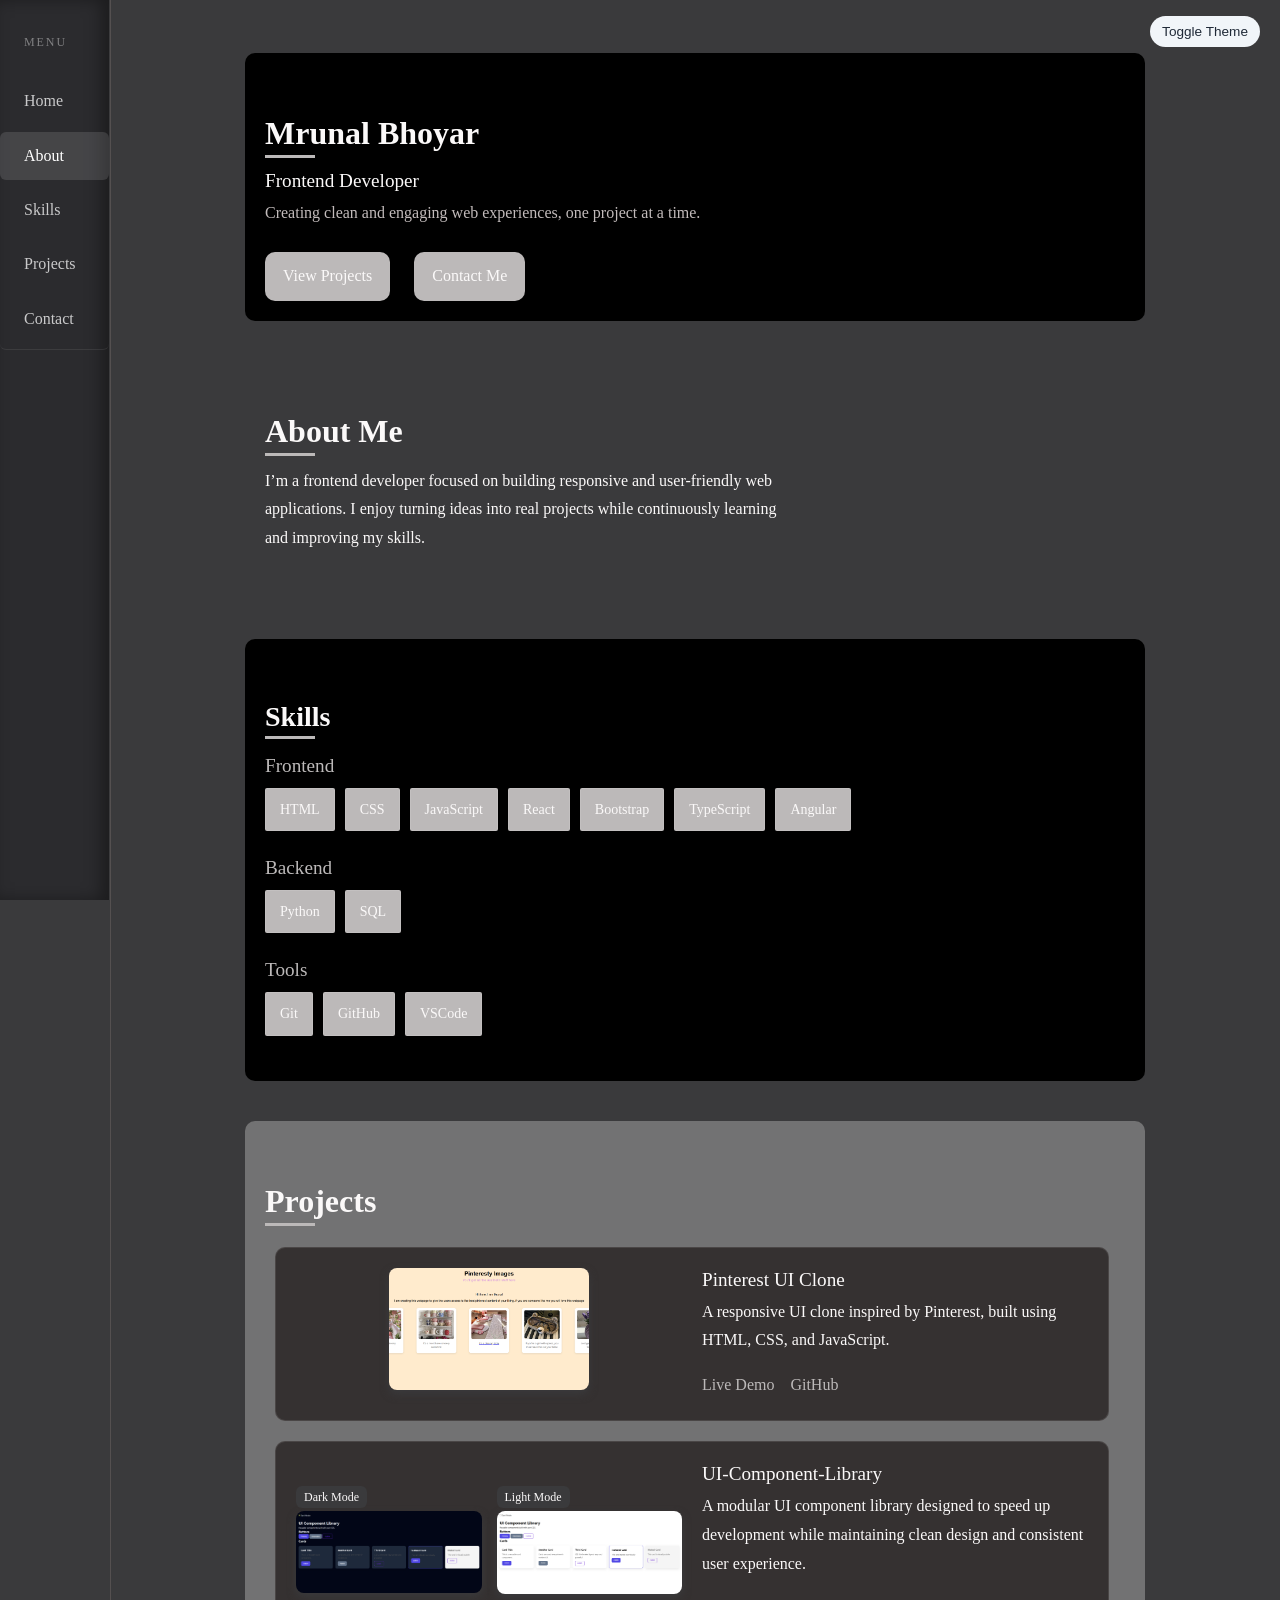
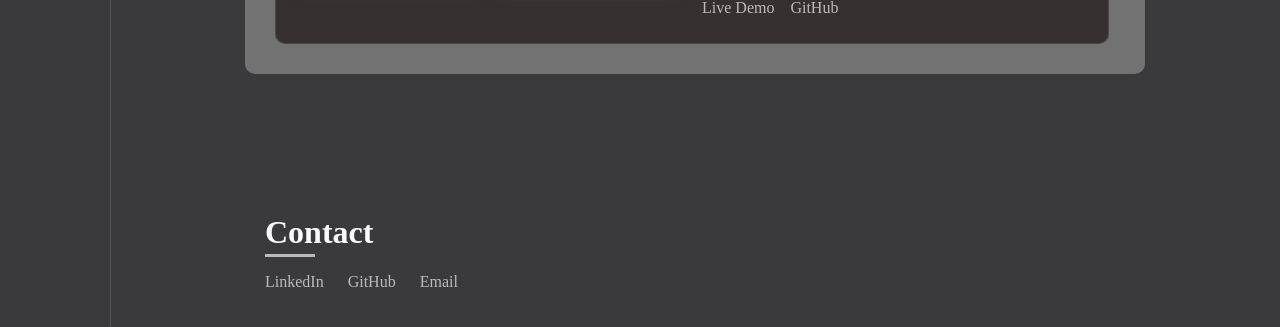
<file: index.html>
<!DOCTYPE html>
<html lang="en">
<head>
    <meta charset="UTF-8">
    <meta name="viewport" content="width=device-width, initial-scale=1.0">
    <title>Mrunal Bhoyar | Frontend Developer</title>
    <link rel="stylesheet" href="./CSS/base/base.css">
    <link rel="stylesheet" href="./CSS/base/resp.css">
    <link rel="stylesheet" href="./CSS/components/buttons.css">
    <link rel="stylesheet" href="./CSS/components/headings.css">
    <link rel="stylesheet" href="./CSS/components/img.css">
    <link rel="stylesheet" href="./CSS/components/links.css">
    <link rel="stylesheet" href="./CSS/layout/header.css">
    <link rel="stylesheet" href="./CSS/layout/navbar.css">
    <link rel="stylesheet" href="./CSS/sections/contact.css">
    <link rel="stylesheet" href="./CSS/sections/projects.css">
    <link rel="stylesheet" href="./CSS/sections/skills.css">
    <link rel="stylesheet" href="./CSS/themes/themes.css">
</head>
<body>
    
    <nav class="sidebar">
        <a class="active" href="#home">Home</a>
        <a href="#about-me">About</a>
        <a href="#skills">Skills</a>
        <a href="#projects">Projects</a>
        <a href="#contact">Contact</a>

        <button id="theme-toggle">Toggle Theme</button>

    </nav>

<main class="page">
    <div class="container">
        <header id="home">
        <h2>Mrunal Bhoyar</h2>
        <h3>Frontend Developer</h3>

        <p class="tagline">Creating clean and engaging web experiences, one project at a time.</p>
    
        <div class="actions">
        <a href="#projects" class="btn-primary">View Projects</a>
        <a href="#contact" class="btn-primary">Contact Me</a>
        </div>
        </header>
   

        <section id="about-me" class="section">
            <h2>About Me</h2>
            <p>I’m a frontend developer focused on building responsive and user-friendly web applications.
            I enjoy turning ideas into real projects while continuously learning and improving my skills.</p>
        </section>

        <section id="skills" class="section">
            <h2>Skills</h2>

            <div class="skill-category">
                <h3>Frontend</h3>
                <div class="skill-tags">
                    <span>HTML</span>
                    <span>CSS</span>
                    <span>JavaScript</span>
                    <span>React</span>
                    <span>Bootstrap</span>
                    <span>TypeScript</span>
                    <span>Angular</span>
                </div>
            </div>

            <div class="skill-category">
                <h3>Backend</h3>
                <div class="skill-tags">
                    <span>Python</span>
                    <span>SQL</span>
                </div>
            </div>

            <div class="skill-category">
                <h3>Tools</h3>
                <div class="skill-tags">
                    <span>Git</span>
                    <span>GitHub</span>
                    <span>VSCode</span>
                </div>
            </div>
        </section>

        <section id="projects" class="section">
            <h2>Projects</h2>

            <div class="project">
                <div class="project-img">
                    <img id="pinterest-thumb" src="./Images/Pinterest UI.png" alt="Pinterest UI Clone">
                </div>

                <div class="project-content">
                    <h3>Pinterest UI Clone</h3>
                    <p>A responsive UI clone inspired by Pinterest, built using HTML, CSS,
        and JavaScript.</p>
        
                    <div class="project-links">
                        <a href="https://mru8.github.io/pinterest-ui-clone/" target="_blank">Live Demo</a>
                        <a href="https://github.com/mru8/pinterest-ui-clone/" target="_blank">GitHub</a>
                    </div>
                </div>                   
            </div>

            <div class="project">
                <div class="project-img">
                    <div class="image-wrapper">
                        <div class="mode mode-dark">
                            <span>Dark Mode</span>
                            <img id="ui-dark" src="./Images/UI Dark Mode.png" alt="UI-Component-Library (Dark Mode)">
                        </div>

                        <div class="mode mode-light">
                            <span>Light Mode</span>
                            <img id="ui-light" src="./Images/UI Light Mode.png" alt="UI-Component-Library (Light Mode)">
                        </div>
                    </div>
                </div>

                <div class="project-content">
                    <h3>UI-Component-Library</h3>
                <p>A modular UI component library designed to speed up development while maintaining clean design and consistent user experience.</p>
            
                <div class="project-links">
                    <a href="https://mru8.github.io/ui-component-library/" target="_blank">Live Demo</a>
                    <a href="https://github.com/mru8" target="_blank">GitHub</a>
                </div>
                </div>
                
            </div>
        </section>
    </div>

     <section id="contact" class="section">
        <h2>Contact</h2>

        <div class="links">
            <a href="https://www.linkedin.com/in/mrunal-bhoyar-2a49402b4/" target="_blank">LinkedIn</a>
            <a href="https://github.com/mru8" target="_blank">GitHub</a>
            <a href="mailto:mrunalbhoyar841@gmail.com">Email</a>
        </div>
    </section>
    <!-- </div> -->
    <script src="./JS/theme.js"></script>    
</main>
</body>
</html>
</file>
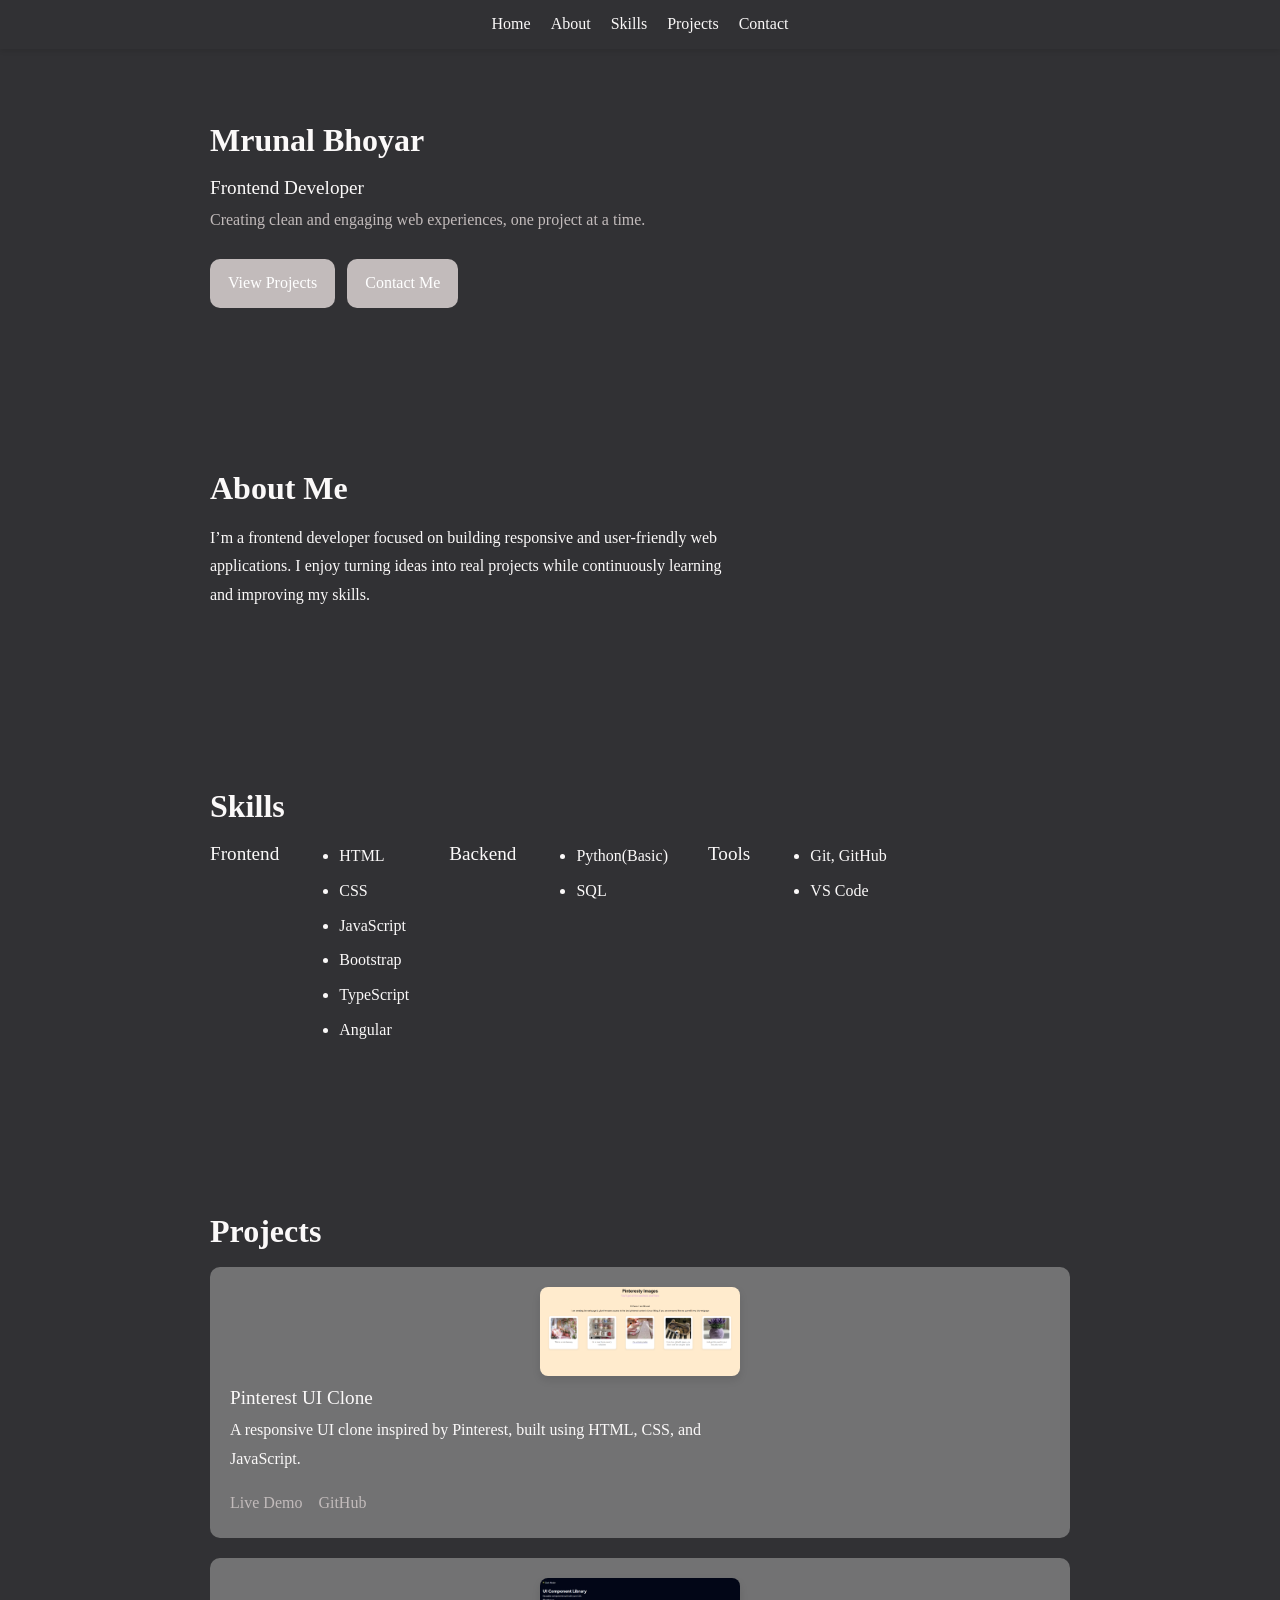
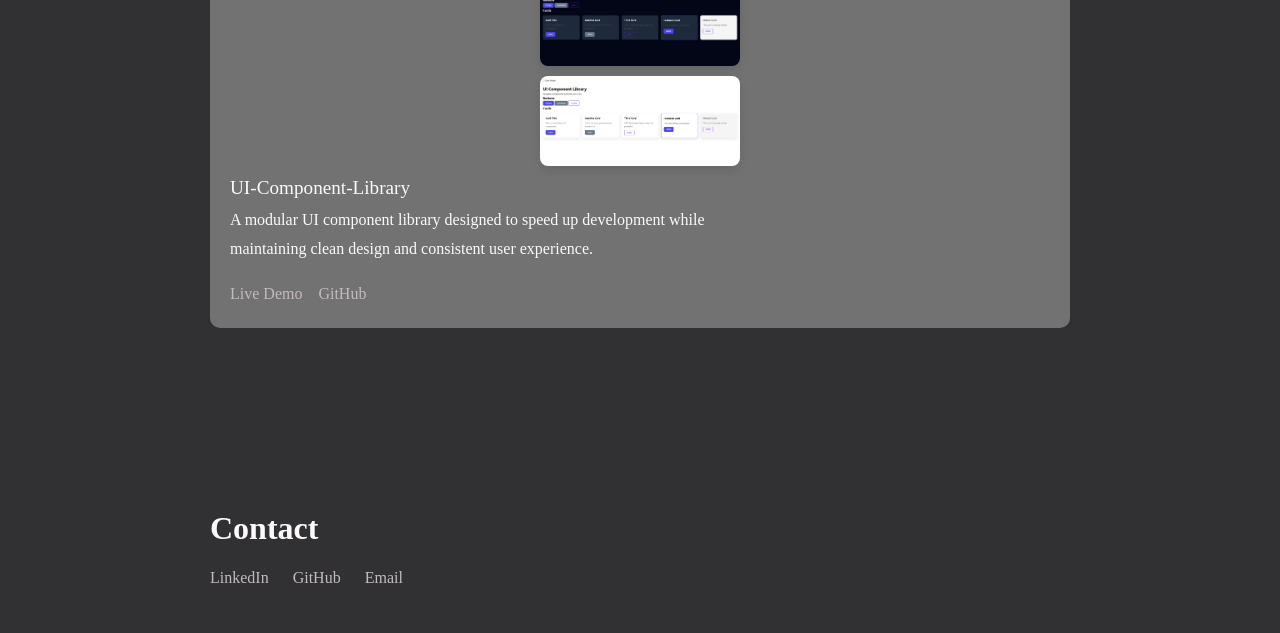
<file: portfolio.html>
<!DOCTYPE html>
<html lang="en">
<head>
    <meta charset="UTF-8">
    <meta name="viewport" content="width=device-width, initial-scale=1.0">
    <title>Mrunal Bhoyar | Frontend Developer</title>
    <link rel="stylesheet" href="./portfolio.css">
</head>
<body>
    <nav class="navbar">
        <a href="#home">Home</a>
        <a href="#about-me">About</a>
        <a href="#skills">Skills</a>
        <a href="#projects">Projects</a>
        <a href="#contact">Contact</a>
    </nav>

    <header id="home">
        <h2>Mrunal Bhoyar</h2>
        <h3>Frontend Developer</h3>

        <p class="tagline">Creating clean and engaging web experiences, one project at a time.</p>
    
        <div class="actions">
        <a href="#projects" class="btn-primary">View Projects</a>
        <a href="#contact" class="btn-primary">Contact Me</a>
        </div>
    </header>
        
    <section id="about-me" class="section">
        <h2>About Me</h2>
        <p>I’m a frontend developer focused on building responsive and user-friendly web applications.
            I enjoy turning ideas into real projects while continuously learning and improving my skills.</p>
    </section>

    <section id="skills" class="section">
        <h2>Skills</h2>
        <div class="skills-group">
            <h3>Frontend</h3>
            <ul>
                <li>HTML</li>
                <li>CSS</li>
                <li>JavaScript</li>
                <li>Bootstrap</li>
                <li>TypeScript</li>
                <li>Angular</li>
            </ul>
            
            <h3>Backend</h3>
            <ul>
                <li>Python(Basic)</li>
                <li>SQL</li>
            </ul>
            
            <h3>Tools</h3>
            <ul>
                <li>Git, GitHub</li>
                <li>VS Code</li>
            </ul>
        </section>

    <section id="projects" class="section">
        <h2>Projects</h2>

        <div class="project">
            <img id="pinterest-thumb" src="./Images/Pinterest UI.png" alt="Pinterest UI Clone">
            <h3>Pinterest UI Clone</h3>
            <p>A responsive UI clone inspired by Pinterest, built using HTML, CSS,
        and JavaScript.</p>
        
            <div class="project-links">
                <a href="https://mru8.github.io/pinterest-ui-clone/" target="_blank">Live Demo</a>
                <a href="https://github.com/mru8/pinterest-ui-clone/" target="_blank">GitHub</a>
            </div>
        </div>

        <div class="project">
            <img id="ui-dark" src="./Images/UI Dark Mode.png" alt="UI-Component-Library (Dark Mode)">
            <img id="ui-light" src="./Images/UI Light Mode.png" alt="UI-Component-Library (Light Mode)">
            <h3>UI-Component-Library</h3>
            <p>A modular UI component library designed to speed up development while maintaining clean design and consistent user experience.</p>
            
            <div class="project-links">
                <a href="https://mru8.github.io/ui-component-library/" target="_blank">Live Demo</a>
                <a href="https://github.com/mru8" target="_blank">GitHub</a>
            </div>
        </div>
    </section>

    <section id="contact" class="section">
        <h2>Contact</h2>

        <div class="links">
            <a href="https://www.linkedin.com/in/mrunal-bhoyar-2a49402b4/" target="_blank">LinkedIn</a>
            <a href="https://github.com/mru8" target="_blank">GitHub</a>
            <a href="mailto:mrunalbhoyar841@gmail.com">Email</a>
        </div>
    </section>
    

</body>
</html>
</file>
<file: CSS/base/base.css>
:root{
    --pg-bg: #3a3a3c;
    --text-color: #fbf9f9;
    --muted-text: #c2bbbb;
    --primary-color: hsl(0, 2%, 73%);
    --max-width: 900px;
    --sidebar-width: 110px; 
    --card-color: #353131;
    --card-bg: black;
    --button-hover: #746f6f;
    --project-bg: #727273;
    --border-shadow: rgba(255, 255, 255, 0.1);
}

/* Reset default styles */
*{
    margin: 0;
    padding: 0;
    box-sizing: border-box;
}

body{
    font-family: Georgia, 'Times New Roman', Times, serif;
    background-color: var(--pg-bg);
    color: var(--text-color);
    line-height: 1.8;
    font-size: 16px;
}



/* smooth scroll for any anchors */
html{
    scroll-behavior: smooth;
}


/* General layout */
header {
    position: relative;
    z-index: 1;
}

header,
section{
    max-width: var(--max-width);
    margin: 0 auto;
    padding: 30px 20px;
    width: 100%;
}

.page{
    margin-left: var(--sidebar-width);
    width: calc(100% - var(--sidebar-width));

    /* To add a subtle left content gutter */
    background: linear-gradient(
        to right,
        var(--card-color) 0,
        var(--button-hover) 1px,
        transparent 1px
    );
    min-height: 100vh;
}

.container{
    max-width: 2200px;
    padding: 3rem;
}

#theme-toggle {
    margin-left: auto;

    background: #f1f5f9;
    border: none;
    padding: 8px 12px;
    border-radius: 999px;

    cursor: progress;
    font-size: 0.85rem;
    color: #1f2937;
}

#theme-toggle:hover{
    background: #e2e8f0;
}

img {
    max-width: 100%;
    height: auto;
}

/* for dark mode sidebar layout */
body:not(.light-mode) .sidebar{
    display: flex;
    flex-direction: column;
    width: var(--sidebar-width);
    height: 100vh;
    position: fixed;
    left: 0;
    top: 0;
    z-index: 1000;
    padding: 2rem 0;
    background: #2b2b2e;
    border-right: 1px solid rgba(255, 255, 255, 0.08);
}

body:not(.light-mode) .page {
    margin-left: var(--sidebar-width);
    width: calc(100% - var(--sidebar-width));
}

body:not(.light-mode) #theme-toggle {
    position: fixed;
    top: 16px;
    right: 20px;
    z-index: 1100;
}
</file>
<file: CSS/base/resp.css>
/* --- 1. TABLET & MOBILE (768px and below) --- */
@media (max-width: 768px) {
    
    /* UNIVERSAL CHANGES (Both Modes) */
    .container {
        padding: 15px;
        width: 100%;
    }

    .project {
        width: 100% !important;
        flex-direction: column !important; /* Stack image and text */
        height: auto;
        max-width: none;
        margin: 10px 0;
    }

    .project-img, 
    .project-content {
        width: 100%;
    }

    .image-wrapper {
        flex-direction: column;
        gap: 15px;
    }

    .skill-tags {
        justify-content: center;
    }

    #skills, #projects, header {
        width: 100% !important;
        max-width: none;
        margin: 10px 0;
    }

    /* --- DARK MODE SPECIFIC (Keep Sidebar) --- */
    body:not(.light-mode) .sidebar {
        width: 70px; /* Slimmer for small screens */
        position: fixed;
        left: 0;
        top: 0;
        height: 100vh;
        display: flex;
        flex-direction: column;
        padding: 1rem 0;
    }

    body:not(.light-mode) .sidebar a {
        font-size: 11px;
        padding: 10px 5px;
        text-align: center;
        white-space: normal; /* Allow text to wrap if name is long */
    }

    body:not(.light-mode) .page {
        margin-left: 70px !important; 
        width: calc(100% - 70px) !important;
        padding-top: 0;
    }

    body:not(.light-mode) .actions {
        flex-direction: column;
        align-items: center;
        width: 100%;
    }

    /* --- LIGHT MODE SPECIFIC (Top Bar Spacing) --- */
    body.light-mode .sidebar {
        height: auto;
        padding: 0 10px;
        flex-direction: row;
        flex-wrap: wrap;
        justify-content: center;
        gap: 0.5rem;
        font-size: 0.9rem;
    }

    body.light-mode .sidebar a {
        font-size: 0.85rem;
        padding: 5px !important;
        height: auto !important;
        line-height: normal !important;
    }

    body.light-mode .page {
        margin-left: 0 !important;
        width: 100% !important;
    }

    body.light-mode header {
        padding: 3rem 1.5rem !important;
        text-align: center;
    }

    body.light-mode header .actions {
        flex-direction: column;
        width: 100%;
    }
}

/* --- 2. SMALL MOBILE (480px and below) --- */
@media (max-width: 480px) {
    body {
        font-size: 15px;
    }

    header, section {
        padding: 25px 15px !important;
    }

    h2 {
        font-size: 1.5rem !important;
    }

    /* Force buttons to be full width for easy tapping */
    .btn-primary {
        width: 100%;
        text-align: center;
    }
    
    /* Make the Light Mode toggle fit better */
    body.light-mode #theme-toggle {
        margin: 10px auto !important;
        width: 90%;
    }
}
</file>
<file: CSS/components/buttons.css>
/* Buttons */
.btn-primary{
    display: inline-block;
    background-color: var(--primary-color);
    color: var(--text-color);
    padding: 10px 18px;
    border-radius: 10px;
    font-weight: 500;
    transition: background-color 0.2s ease, transform 0.2s ease;
}

.btn-primary:hover{
    background-color: var(--button-hover);
    transform: translateY(-2px);
    box-shadow: 0 4px 10px var(--pg-bg);
}

/* Header actions buttons */
.actions{
    display: flex;
    gap: 12px;
}
</file>
<file: CSS/components/headings.css>
/* Typography */
h1{
    font-size: 2.5rem;
    font-weight: 700;
}

h2{
    font-size: 2rem;
    font-weight: 600;
    margin-top: 40px;
    margin-bottom: 16px;
}

h3{
    font-size: 1.2rem;
    font-weight: 500;
    margin-bottom: 6px;
}

p{
    max-width: 65ch;
    margin-bottom: 1rem;
}

 


/* Headings Line-Height for consistency */
h1,
h2,
h3{
    line-height: 1.25;
}

h2{
    position: relative;
}

h2::after{
    content: '';
    position: absolute;
    width: 50px;
    height: 3px;
    background-color: var(--primary-color);
    bottom: -5px;
    left: 0;
    transition: width 0.3s;
}
h2:hover::after{
    width: 100%;
}
</file>
<file: CSS/components/img.css>
#pinterest-thumb,
#ui-dark,
#ui-light{
    width: 100%;
    max-width: 200px;
    height: auto;
    border-radius: 8px;
    display: block;
    margin: 0 auto 10px;
    box-shadow: 0 4px 8px var(--pg-bg);
}

.image-wrapper{
    display: flex;
    gap: 15px;
    height: 100%;
    margin-top: 20px;
}

.mode{
    position: relative;
}

.mode span{
    /* position: absolute; */
    top: 8px;
    left: 8px;
    background: var(--pg-bg) ;
    color: var(--text-color);
    font-size: 12px;
    padding: 4px 8px;
    border-radius: 6px;
}

.mode img{
    width: 220px;
    border-radius: 10px;
}

.project-img{
    flex: 1;
    display: flex;
}

.project-img img{
    width: 100%;
    height: 100%;
    object-fit: cover;
    /* ensures image fills height */
    border-radius: 10px;
}
</file>
<file: CSS/components/links.css>
/* Links */
a{
    color: var(--primary-color);
    text-decoration: none;
    font-weight: 500;
    transition: color 0.2s ease, text-decoration 0.2s ease;
    margin-right: 12px;
}
/* text-decor:none in a{} removes browsers default underlines*/

a:hover{
    text-decoration: underline;
    color: var(--text-color);
}
</file>
<file: CSS/layout/header.css>
.tagline{
    color: var(--muted-text);
    margin-bottom: 24px;
    animation: fadeIn 2s ease forwards;
    opacity: 0;
}
@keyframes fadeIn{
    to {opacity: 1;}
}

header{
    background-color: var(--card-bg);
    color: var(--text-color);
    padding: 20px;
    border-radius: 10px;
    margin-bottom: 20px;
    margin-top: 5px;
    backdrop-filter: blur(10px);
    border: 1px solid var;
    width: var(--max-width);
}

/* body.light-mode header{
    background-color: rgb(212, 207, 207);
    color: black;
    padding: 16px 24px;
    margin: 0;

    width: 100%;
    max-width: none;
    border: none;
    border-radius: 0;
    backdrop-filter: none;
    
} */
</file>
<file: CSS/layout/navbar.css>
.sidebar{
    display: flex;
    flex-direction:column;

    width: var(--sidebar-width);
    height: 100vh;

    position:fixed;
    left: 0;
    top: 0;

    z-index: 1000;

    padding:2rem 0;

    background: #2b2b2e;
    border-right: 1px solid rgba(255, 255, 255, 0.08);
}

.sidebar::before{
    content: "MENU";
    font-size: 0.75rem;
    letter-spacing: 0.12rem;
    color: rgba(255, 255, 255, 0.4);
    margin-bottom: 1.5rem;
    margin-left: 1.5rem;
    display: block;
}

.sidebar a{
    display: block;
    /* This is making the link fill sidebar width */

    padding: 0.6rem 1.5rem;
    /* padding: 0.8rem 1.2rem; */
    width: 100%;
    white-space: nowrap;
    /* to make sure text wont wrap awkwardly */

    box-sizing: border-box;

    margin-bottom: 0.4rem;

    color: rgba(255, 255, 255, 0.75);
    text-decoration: none;
    font-size: 1rem;
    border-radius: 6px;

    transition: background 0.2s ease, color 0.2s ease;
}

.sidebar a:hover {
    background: rgba(255, 255, 255, 0.08);
    color: #ffffff;
}

.sidebar a.active{
    background: rgba(255, 255, 255, 0.12);
    color: #ffffff;
    font-weight: 500;
}

.sidebar{
    box-shadow: inset -8px 0 16px rgba(0, 0, 0, 0.35);
}

/* body.light-mode .sidebar{
    display: flex;
    flex-direction: row;
    position: fixed;
    padding: 1rem;
    margin: 10px;
} */

.sidebar a:nth-child(5){
    margin-bottom: 1rem;
    padding-bottom: 1rem;
    border-bottom: 1px solid rgba(255, 255, 255, 0.08);
}

.sidebar a.active{
    background: rgba(255, 255, 255, 0.12);
    color: #ffffff;
    font-weight: 500;
}

#theme-toggle{
    z-index: 1001;
}
</file>
<file: CSS/sections/contact.css>
/* Contact Section */
.links a{
    display: inline-block;
    margin-right: 20px;
    font-weight: 500;
    color: var(--primary-color);
}

.links a:hover{
    text-decoration: underline;
    color: var(--text-color);
}
</file>
<file: CSS/sections/projects.css>
/* Projects section */
#projects{
    background-color: var(--project-bg);
    padding: 20px;
    border-radius: 10px;
    margin-bottom: 20px;
    margin-top: 40px;
    backdrop-filter: blur(10px);
    border: 1px solid var(--project-border);
    display:grid;
    max-width: var(--max-width);
    width: 100%;
}

.project img:hover{
    transform: scale(1.05);
    transition: transform 0.3s ease;
}

/* #2a2a32 */
.project{
    background-color: var(--card-color) ;
    padding: 20px;
    border-radius: 10px;
    margin: 10px;
    backdrop-filter: blur(10px);
    border: 1px solid var(--border-shadow);
    display:flex;
    justify-content: space-between;
    align-items: stretch;
    /* makes both sides equal height */
    gap: 20px;
    max-width: 834px;
    width: 100%;
    display: flex;
    flex-wrap: wrap;
}


.project-content{
    flex: 1;
}
</file>
<file: CSS/sections/skills.css>
/* Skills Section */
#skills{
    background-color: var(--card-bg);
    padding: 20px;
    border-radius: 10px;
    margin-bottom: 20px;
    margin-top: 40px;
    backdrop-filter: blur(10px);
    border: 1px inset var(--skills-border);
    display:grid;
    max-width: var(--max-width);
    width: 100%;
}

#skills:hover{
    transform: translateY(-2px);
    box-shadow: 0 4px 10px var(--border-shadow);
}

#skills h2{
    font-size: 28px;
    margin-bottom: 20px;
}

.skill-category{
    margin-bottom: 25px;
}

.skill-category h3{
    margin-bottom: 10px;
    color: var(--primary-color);
}

.skill-tags{
    display: flex;
    flex-wrap: wrap;
    gap: 10px;
}

.skill-tags span{
    padding: 8px 14px;
    border-radius: 2px;
    background-color: var(--primary-color);
    color: var(--text-color);
    font-size: 14px;
    border: 1px solid var(--border-shadow);
    transition: 0.3s ease;
}

.skill-tags span:hover{
    background-color: var(--bg-color);
    color: var(--text-color);
    cursor: cell;
    border: 1px solid var(--button-hover);
}
</file>
<file: CSS/themes/themes.css>
#theme-toggle{
    position: fixed;
    top: 16px;
    right: 20px;
    z-index: 1000;              
    /* z-index:1000; => above everything
       position: fixed; => relative to viewport */
}

body.light-mode{
    --bg-page: #ffffff;
    --text-main: #111827;
    --text-muted: #6b7280;

    --card-bg: #ffffff;
    --card-border: rgba(0, 0, 0, 0.08);

    --primary: #4f6ef7;
}

body.light-mode header{
    background: transparent;
    border: none;
    border-radius: 0;

    padding: 5rem 0 4rem;
    margin-bottom: 3rem;

    display: grid;
    gap: 1.2rem;
}


body.light-mode header h2{
    font-size: clamp(2.5rem, 4vw, 3.2rem);
    font-weight: 700;
    color: #1f2937;
}

body.light-mode header h3{
    font-size: 1.25rem;
    font-weight: 500;
    color: #4b5563;
}

body.light-mode header .tagline{
    max-width: 520px;
    font-size: 1rem;
    line-height: 1.7;
    color: #6b7280;
}

/* Buttons */
body.light-mode header .actions{
    display: flex;
    gap: 1rem;
    margin-top: 1.5rem;
}

/* Primary */
body.light-mode .btn-primary{
    padding: 0.7rem 1.4rem;
    border-radius: 10px;
    font-weight: 500;
}

/* Filled button */
body.light-mode .actions .btn-primary:first-child {
    background: #2563eb;
    color: #fff;
}

/* Outline button */
body.light-mode .actions .btn-primary:last-child{
    background: transparent;
    color: #2563eb;
    border: 1px solid rgba(37, 99, 235, 0.4);
}

/* Sections */

body.light-mode .section{
    padding: 3.5rem 0;
    border-top: 1px solid rgba(0, 0, 0, 0.05);
}

body.light-mode .section h2{
    font-size: 1.6rem;
    font-weight: 600;
    margin-bottom: 1rem;
    color: #1f2937;
}

body.light-mode .section p{
    max-width: 650px;
    color: #4b5563;
    line-height: 1.7;
}

/* Project Cards */
body.light-mode .project{
    background: #ffffff;
    border-radius: 14px;
    padding: 1.5rem;
    box-shadow: 0 10px 25px rgba(0, 0, 0, 0.04);
    margin-bottom: 2rem;
}

/* Skill tags */
body.light-mode .skill-tags span{
    background: #f1f5f9;
    color: #1f2937;
    padding: 6px 12px;
    border-radius: 999px;
    font-size: 0.85rem;
}

/* Contact section */
body.light-mode #contact{
    background: #f9fafb;
}

body.light-mode .links a{
    color: #2563eb;
    font-weight: 500;
}

body.light-mode .page{
    /* margin-left: 0; */
    background: #f9fafb;
}

body.light-mode .container{
    max-width: 1100px;
    margin: 0 auto;
    padding: 0 24px;
}

body.light-mode .sidebar{
    position: fixed;
    top: 0;
    left: 0;
    z-index: 1000;

    width: 100%;
    height: 70px;

    display: flex;
    flex-direction:row;
    align-items: center;
    justify-content: center;
    gap: 2rem;

    padding: 0 2rem;
    background: #ffffff;
    border-right: none;
    border-bottom: 1px solid rgba(0, 0, 0, 0.01);
    box-shadow: 0 2px 10px rgba(0, 0, 0, 0.05);
}

body.light-mode .sidebar a{
    height: auto;
    width: auto;
    display: inline-flex;
    align-items: center;
    padding: 0.5rem 1 rem;

    font-size: 0.95rem;
    font-weight: 500;
    /* line-height: 1; */

    color: #374151;
    text-decoration: none;
    /* position:relative; */
}

body.light-mode .sidebar::before{
    display: none;
}

/* Active underline style */
body.light-mode .sidebar a::after{
    content: "";
    position: absolute;
    left: 0;
    bottom: -6px;
    width: 0%;
    height: 2px;
    background: #2563eb;
    transition: width 0.3s ease;
}

body.light-mode .sidebar a:hover::after{
    width: 100%;
}

body.light-mode .page{
    margin-left: 0 !important;
    width: 100%;
    padding-top: 80px;
    /* padding top = navbar height */
}

/* Move toggle to right */
body.light-mode #theme-toggle {
    /* margin-left: auto;
    position: static;

    background: #f1f5f9;
    border: none;
    padding: 8px 16px;
    border-radius: 99px;

    cursor: pointer;
    font-size: 0.85rem;
    color: #1f2937;
    white-space: nowrap; */

    position: static;
    margin-left: 2rem;
    background: #f1f5f9;
    border: none;
    padding: 8px 16px;
    border-radius: 99px;
    color: #1f2937;
    cursor: pointer;

}

/* Hover */
body.light-mode #theme-toggle:hover{
    background: #e2e8f0;
}

body.light-mode header{
    padding-top: 4rem;
}

/* This forces all navbar links to behave exactly the same way */
body.light-mode .sidebar a[href] {
    display: flex !important;
    align-items: center !important;
    justify-content: center !important;
    height: 64px !important;
    margin: 0 !important;      /* Clears any accidental margins */
    padding: 0 15px !important; 
    position: relative !important;
    top: 0 !important;         /* Forces it down if it's jumping up */
    line-height: 64px !important; /* Forces text to the center of the bar */
}

/* This ensures the Toggle button doesn't mess with the vertical line */
body.light-mode #theme-toggle {
    margin-left: auto !important;
    align-self: center !important;
    position: relative !important;
    top: 0 !important;
}
</file>
<file: portfolio.css>
:root{
    --bg-color: #313134;
    --text-color: #fbf9f9;
    --muted-text: #c2bbbb;
    --primary-color: #c2bbbb;
    --max-width: 900px;
    --muted-color: #8fa1e8;  
}

/* #fff: white
#000: black
#f9f9f9: very light gray
#222/#333: dark gray text */

/* Reset default styles */
*{
    margin: 0;
    padding: 0;
    box-sizing: border-box;
}

body{
    font-family: Georgia, 'Times New Roman', Times, serif;
    background-color: var(--bg-color);
    color: var(--text-color);
    line-height: 1.8;
    font-size: 16px;
}

/* smooth scroll for any anchors */
html{
    scroll-behavior: smooth;
}

/* General layout */
header,
section{
    max-width: var(--max-width);
    margin: 0 auto;
    padding: 40px 20px;
}

/* Typography */
h1{
    font-size: 2.5rem;
    font-weight: 700;
}

h2{
    font-size: 2rem;
    font-weight: 600;
    margin-top: 40px;
    margin-bottom: 16px;
}

h3{
    font-size: 1.2rem;
    font-weight: 500;
    margin-bottom: 6px;
}

p{
    max-width: 65ch;
    margin-bottom: 1rem;
}

 
.tagline{
    color: var(--muted-text);
    margin-bottom: 24px;
}

/* Lists */
ul{
    padding-left: 20px;
}

li{
    margin-bottom: 6px;
}

/* Links */
a{
    color: var(--primary-color);
    text-decoration: none;
    font-weight: 500;
    transition: color 0.2s ease, text-decoration 0.2s ease;
}
/* text-decor:none in a{} removes browsers default underlines*/

a:hover{
    text-decoration: underline;
}

/* Buttons */
.btn-primary{
    display: inline-block;
    background-color: var(--primary-color);
    color: white;
    padding: 10px 18px;
    border-radius: 10px;
    font-weight: 500;
    transition: background-color 0.2s ease, transform 0.2s ease;
}

.btn-primary:hover{
    background-color: #080808;
    transform: translateY(-2px);
}

/* Headings Line-Height for consistency */
h1,
h2,
h3{
    line-height: 1.25;
}

/* Header actions buttons */
.actions{
    display: flex;
    gap: 12px;
}

.navbar{
    position: fixed;
    top: 0;
    left: 0;
    width: 100%;
    background-color: var(--bg-color);
    padding: 10px 20px;
    display: flex;
    justify-content: center;
    gap: 20px;
    z-index: 1000;
    box-shadow: 0 2px 5px rgba(0,0,0,0.1);
}

.navbar a{
    color: var(--text-color);
    text-decoration: none;
    font-weight: 500;
    transition: color 0.2s;
}

.navbar a:hover{
    color: var(--primary-color);
    text-decoration: underline;
}

html{
    scroll-behavior: smooth;
}

header,
section{
    padding-top: 80px;
}

/* Skills Section */
.skills-group{
    display: flex;
    flex-wrap: wrap;
    gap: 40px;
}

.skills-group ul{
    list-style-type: disc;
    padding-left: 20px;
}

/* Projects section */
.project{
    background-color: #727273;
    padding: 20px;
    border-radius: 10px;
    margin-bottom: 20px;
}

.project-links a{
    margin-right: 12px;
    font-weight: 500;
    color: var(--primary-color);
}

.project-links a:hover{
    text-decoration: underline;
}

/* Contact Section */
.links a{
    display: inline-block;
    margin-right: 20px;
    font-weight: 500;
    color: var(--primary-color);
}

.links a:hover{
    text-decoration: underline;
}

#pinterest-thumb{
    width: 100%;
    max-width: 200px;
    height: auto;
    border-radius: 8px;
    display: block;
    margin: 0 auto 10px;
    box-shadow: 0 4px 8px rgba(0,0,0,0.1);
}

/* MAKE WEBSITE RESPONSIVE */

@media (max-width: 768px){
    .skills-group{
        flex-direction: column;
        gap: 20px;
    }

    .actions{
        flex-direction: column;
        align-items: center;
        gap: 12px;
    }
    .actions.btn-primary{
        width: 80%;  
        text-align: center;
    }

    .project{
        width: 100%;
        padding: 15px;
    }
    .project-links a{
        display: inline-block;
        margin-bottom: 8px;
    }
}

/* GENERAL ADJUSTMENTS FOR SMALLER SCREENS */

@media (max-width: 480px){
    body{
        font-size: 15px;
        line-height: 1.6;
    }

    header,
    section{
        padding: 30px 15px;
    }

    h2{
        font-size: 1.6rem;
    }

    h3{
        font-size: 1.1rem;
    }

}

#ui-dark,
#ui-light{
    width: 100%;
    max-width: 200px;
    height: auto;
    border-radius: 8px;
    display: block;
    margin: 0 auto 10px;
    box-shadow: 0 4px 8px rgba(0,0,0,0.1);
}
</file>
